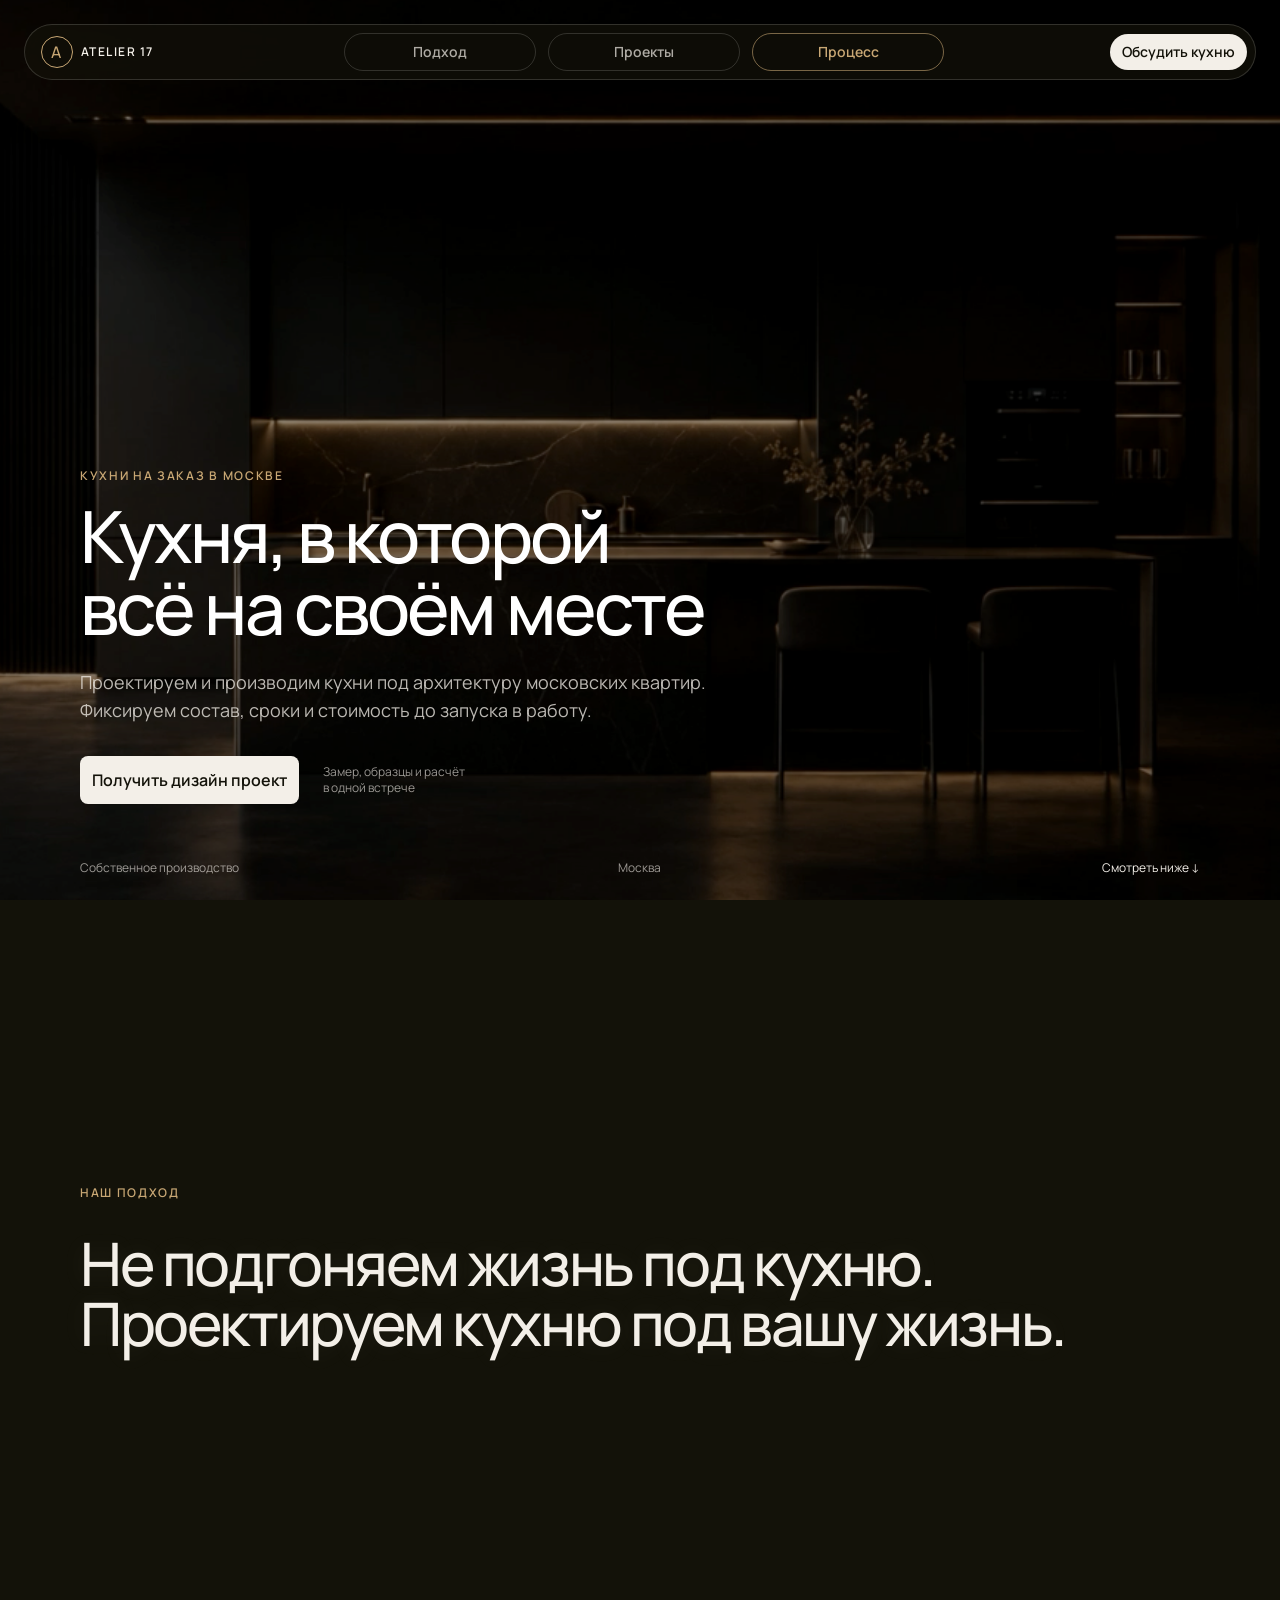
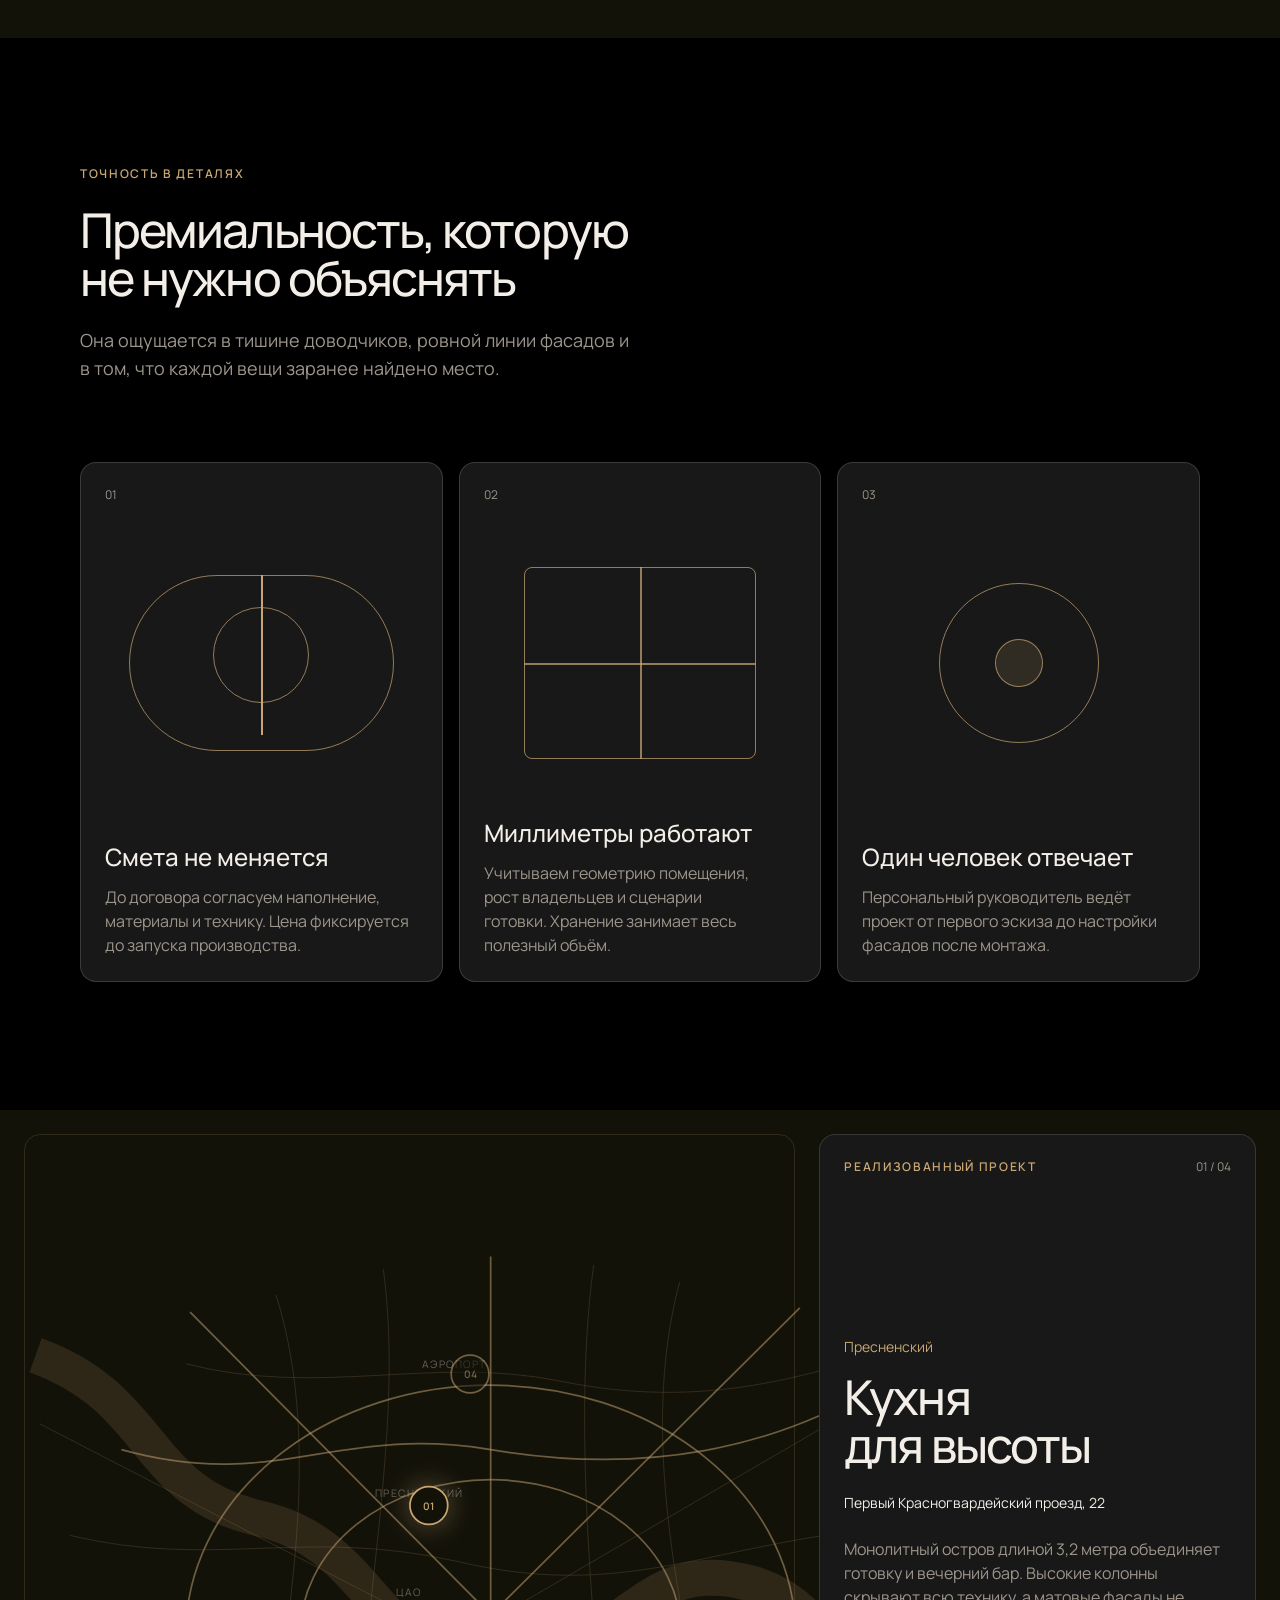
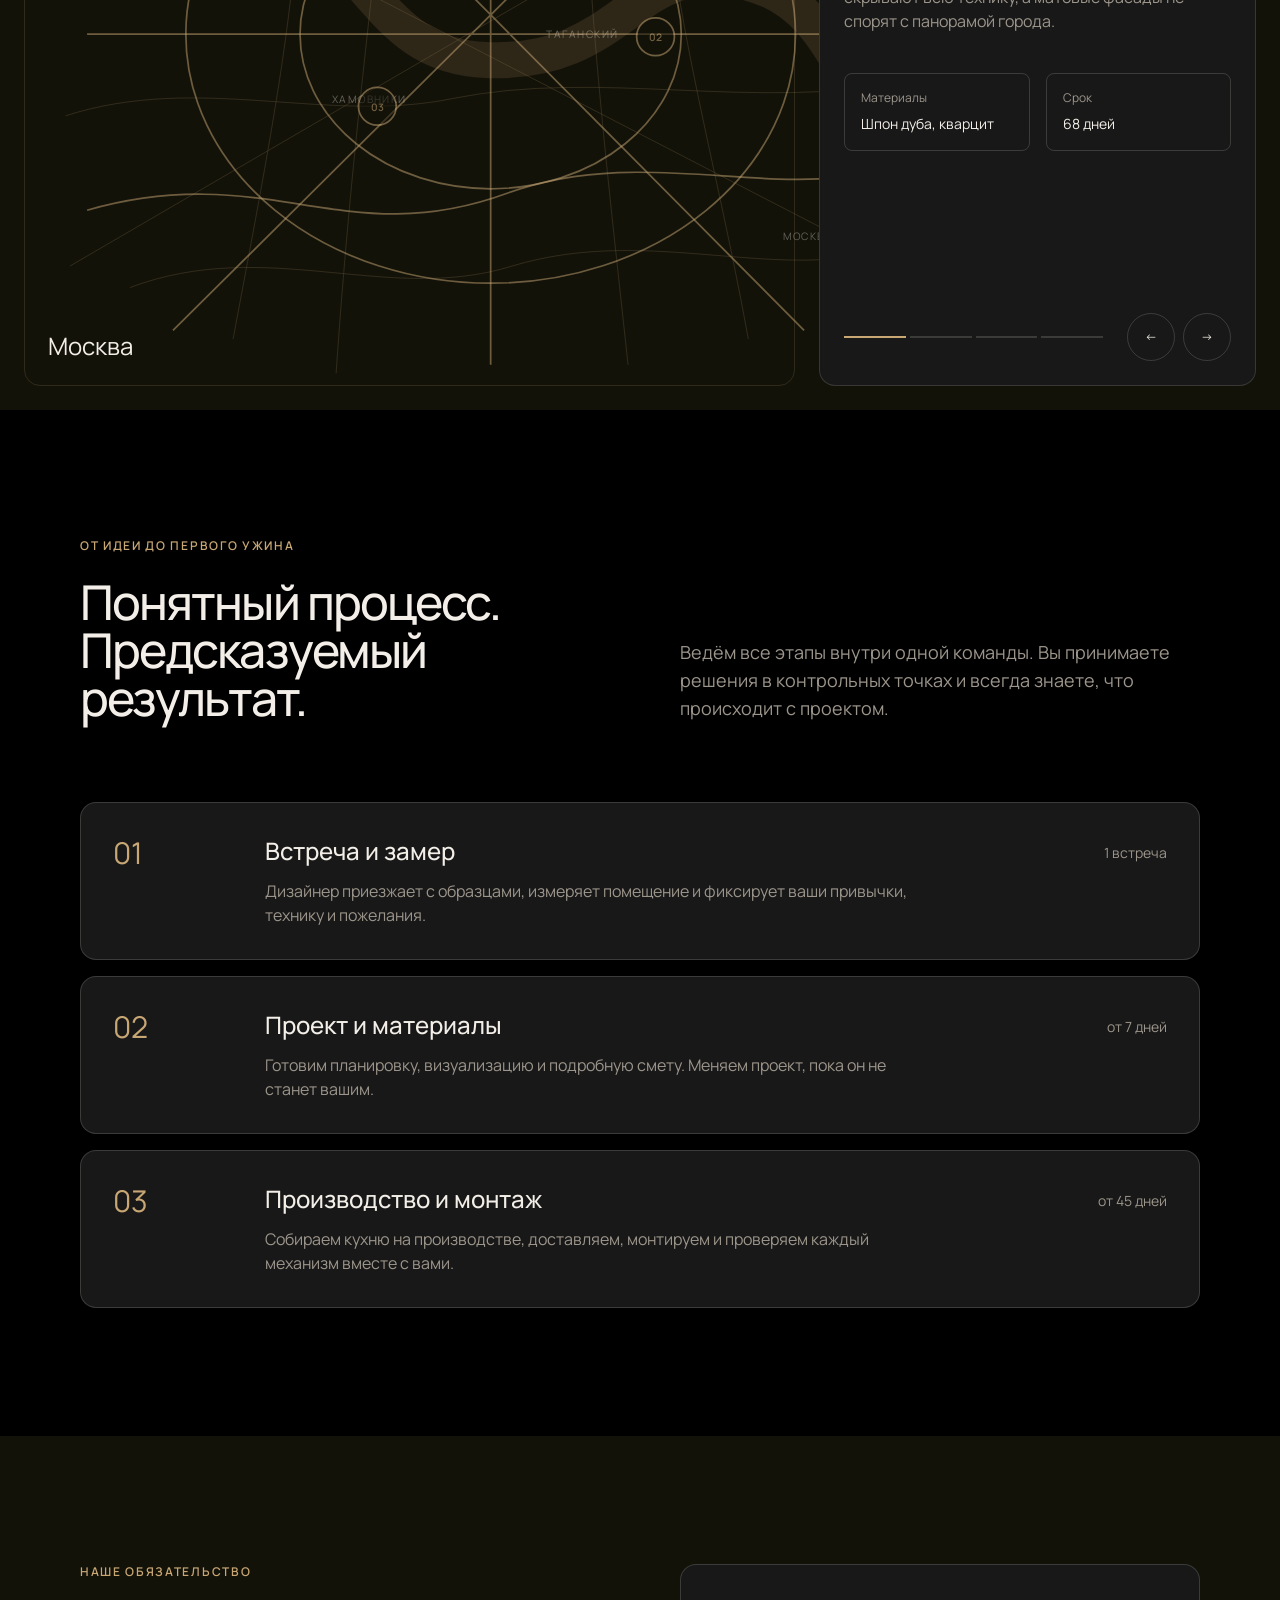
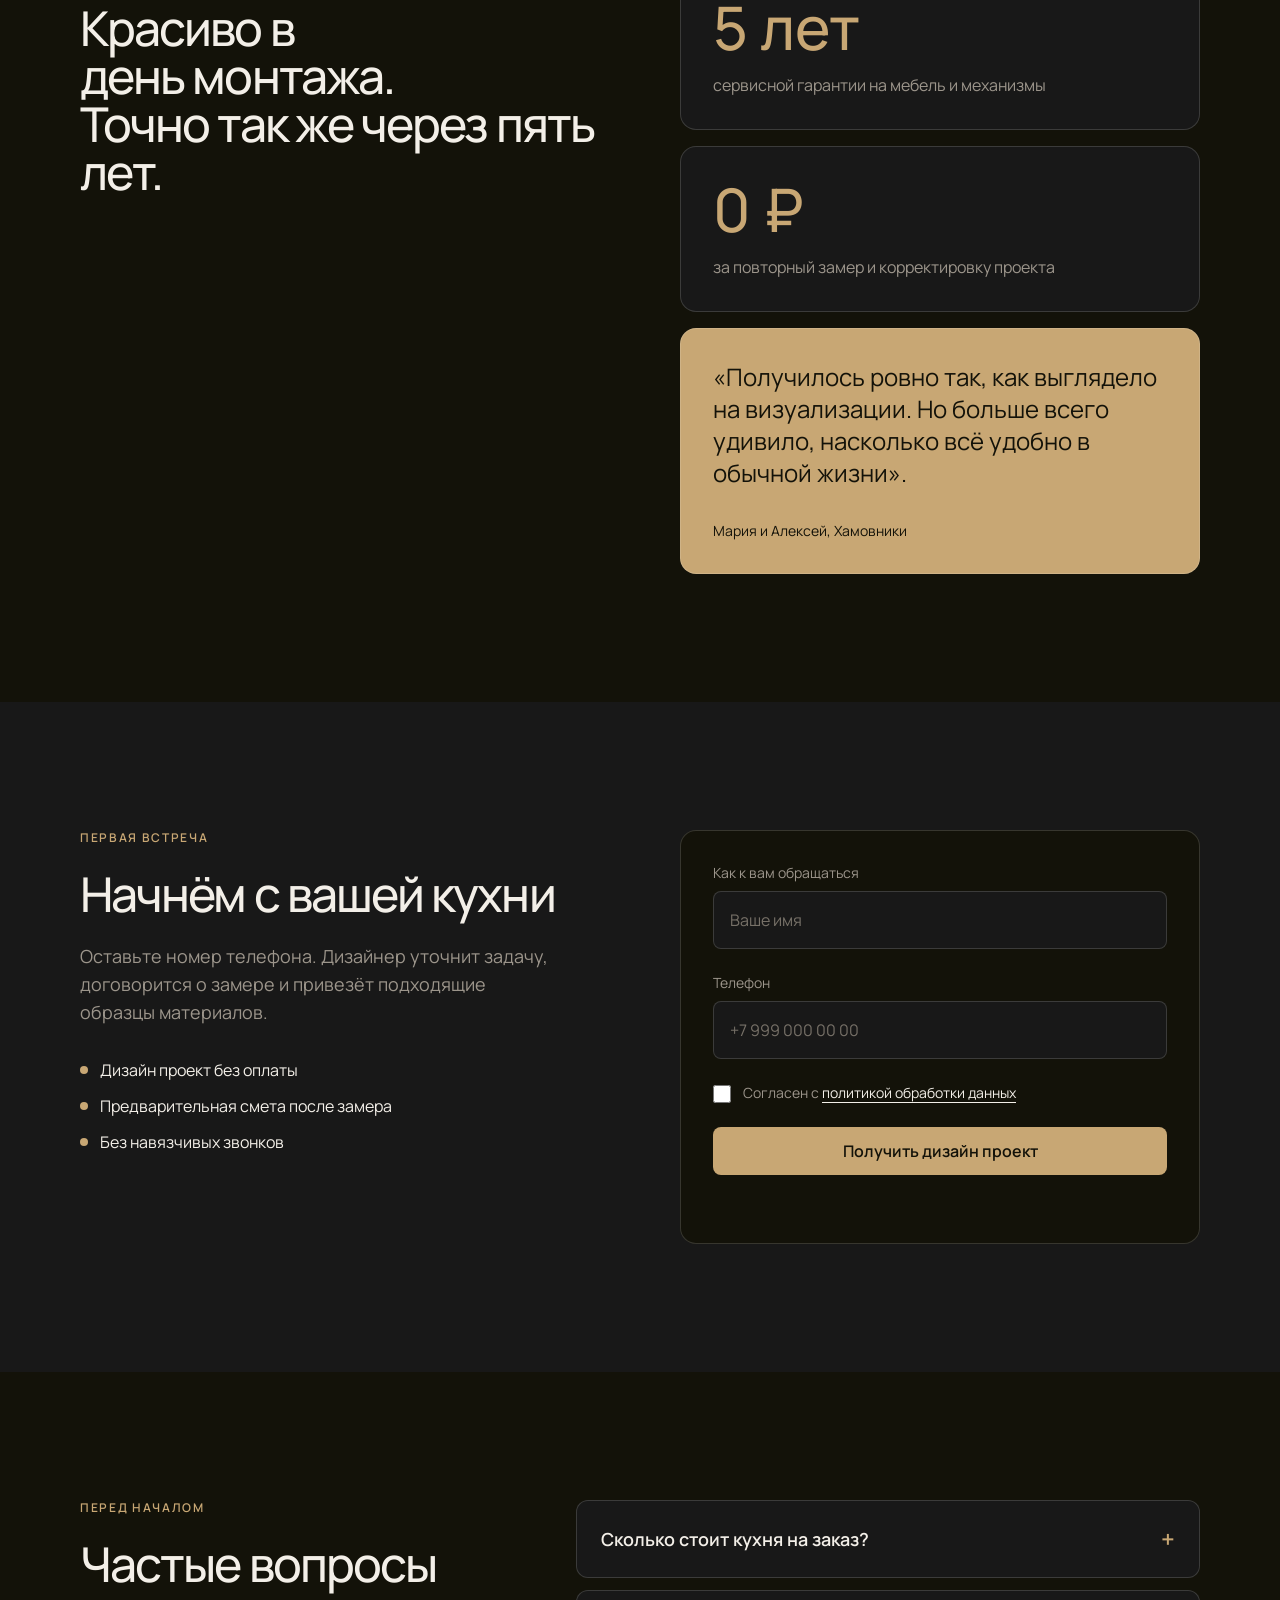
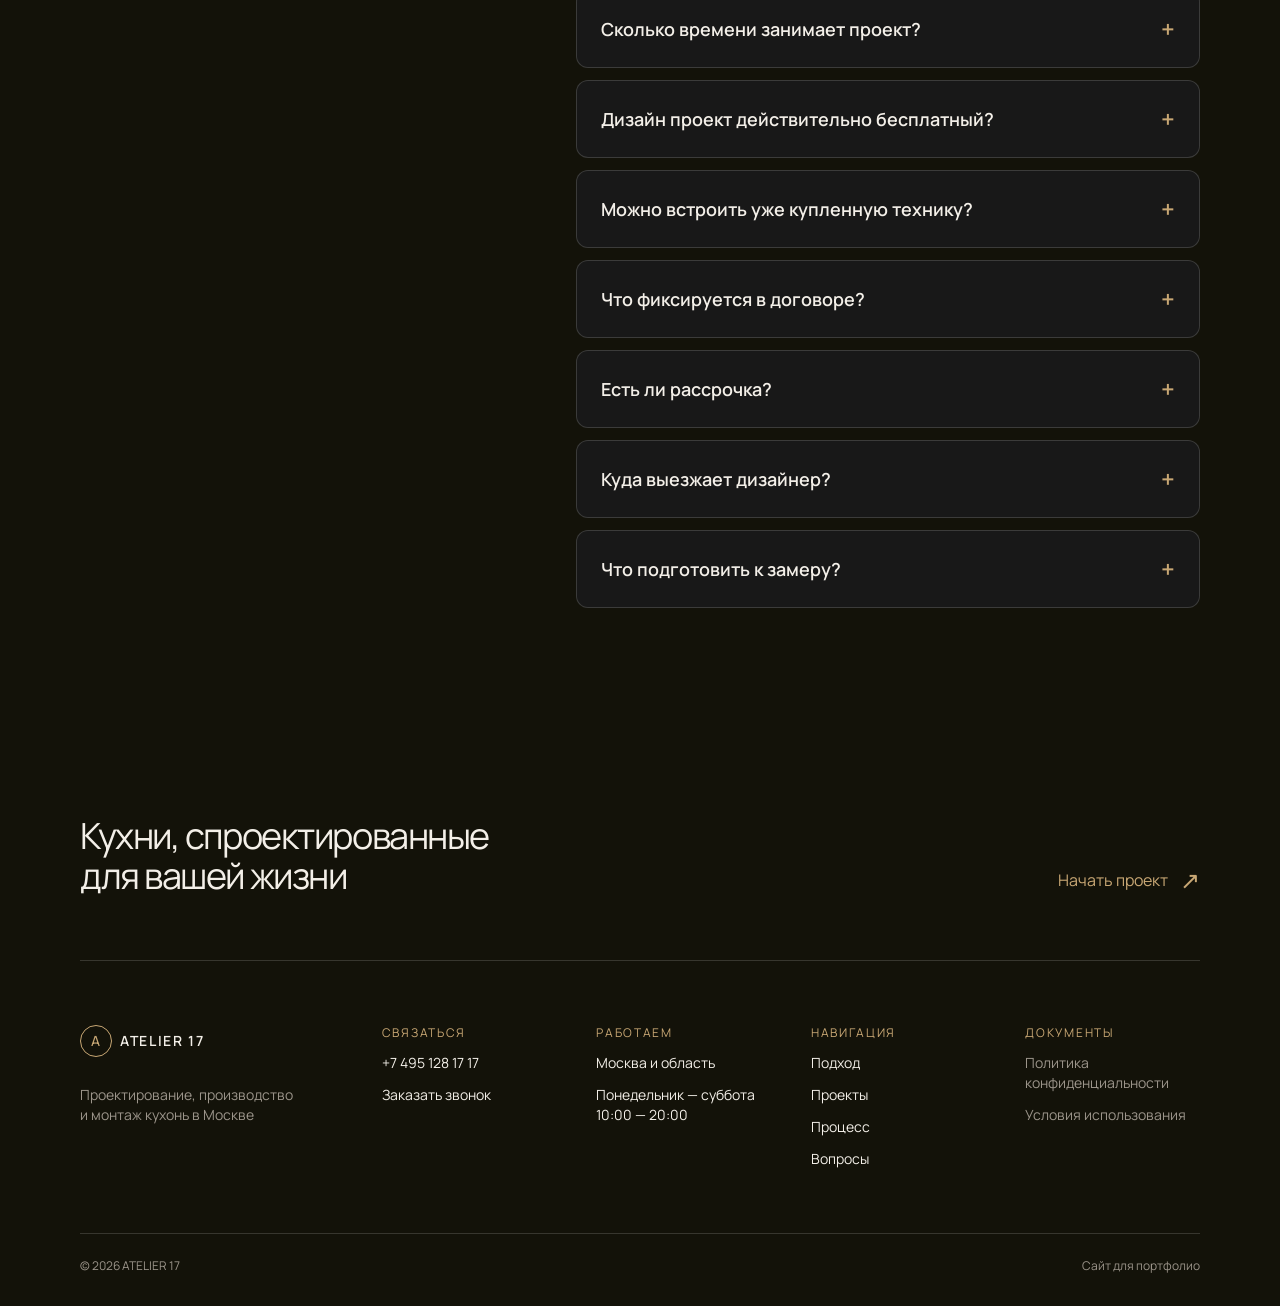
<file: index.html>
<!doctype html>
<html lang="ru">
<head>
  <meta charset="UTF-8">
  <meta name="viewport" content="width=device-width, initial-scale=1.0">
  <meta name="description" content="Премиальные кухни на заказ в Москве. Бесплатный дизайн проект, точная смета, производство и монтаж с гарантией пять лет.">
  <meta name="theme-color" content="#000000">
  <meta property="og:title" content="Кухни на заказ в Москве — ATELIER 17">
  <meta property="og:description" content="Кухня, в которой всё на своём месте. Проектирование, производство и монтаж в Москве.">
  <meta property="og:type" content="website">
  <meta property="og:image" content="assets/og-card.svg">
  <title>Кухни на заказ в Москве — ATELIER 17</title>
  <link rel="icon" href="assets/favicon.svg" type="image/svg+xml">
  <link rel="preconnect" href="https://fonts.googleapis.com">
  <link rel="preconnect" href="https://fonts.gstatic.com" crossorigin>
  <link href="https://fonts.googleapis.com/css2?family=Manrope:wght@400;500;600;700&display=swap" rel="stylesheet">
  <link rel="stylesheet" href="styles.css">
</head>
<body class="is-loading">
  <a class="skip-link" href="#main">Перейти к содержанию</a>

  <div class="preloader" aria-live="polite" aria-label="Загрузка сайта">
    <div class="preloader__mark" aria-hidden="true">
      <span>A</span><span>17</span>
    </div>
    <div class="preloader__line"><i></i></div>
    <div class="preloader__count"><span id="loaderCount">00</span><span>100</span></div>
  </div>

  <header class="site-header" id="top">
    <nav class="nav-island" aria-label="Основная навигация">
      <a class="brand" href="#top" aria-label="ATELIER 17, на главную">
        <span class="brand__symbol">A</span><span>ATELIER 17</span>
      </a>
      <div class="nav-links" aria-label="Разделы сайта">
        <a href="#approach">Подход</a>
        <a href="#projects">Проекты</a>
        <a href="#process">Процесс</a>
      </div>
      <a class="nav-cta" href="#consultation">Обсудить кухню</a>
      <button class="menu-toggle" type="button" aria-label="Открыть меню" aria-expanded="false" aria-controls="mobileMenu">
        <span></span><span></span>
      </button>
    </nav>

    <div class="mobile-menu" id="mobileMenu" aria-hidden="true">
      <div class="mobile-menu__links">
        <a href="#approach">Подход</a>
        <a href="#projects">Проекты</a>
        <a href="#process">Процесс</a>
        <a href="#consultation">Обсудить кухню</a>
      </div>
      <p>Москва и Московская область</p>
    </div>
  </header>

  <main id="main">
    <section class="hero" aria-labelledby="hero-title">
      <video class="hero__video" autoplay muted playsinline preload="auto" poster="assets/hero-poster.png">
        <source src="assets/hero-kitchen.mp4" type="video/mp4">
      </video>
      <div class="hero__shade" aria-hidden="true"></div>
      <div class="hero__content container">
        <p class="eyebrow hero__eyebrow">Кухни на заказ в Москве</p>
        <h1 id="hero-title">Кухня, в которой<br>всё на своём месте</h1>
        <p class="hero__lead">Проектируем и производим кухни под архитектуру московских квартир. Фиксируем состав, сроки и стоимость до запуска в работу.</p>
        <div class="hero__actions">
          <a class="button button--light" href="#consultation">Получить дизайн проект</a>
          <p>Замер, образцы и расчёт<br>в одной встрече</p>
        </div>
      </div>
      <div class="hero__foot">
        <span>Собственное производство</span>
        <span>Москва</span>
        <a href="#approach">Смотреть ниже <span aria-hidden="true">↓</span></a>
      </div>
    </section>

    <section class="manifesto section" id="approach" aria-labelledby="manifesto-title">
      <div class="container">
        <p class="eyebrow reveal">Наш подход</p>
        <h2 class="word-reveal" id="manifesto-title" aria-label="Не подгоняем жизнь под кухню. Проектируем кухню под вашу жизнь.">
          Не подгоняем жизнь под кухню.<br>Проектируем кухню под вашу жизнь.
        </h2>
      </div>
    </section>

    <section class="principles section" aria-labelledby="principles-title">
      <div class="container">
        <div class="section-heading reveal">
          <p class="eyebrow">Точность в деталях</p>
          <h2 id="principles-title">Премиальность, которую<br>не нужно объяснять</h2>
          <p>Она ощущается в тишине доводчиков, ровной линии фасадов и в том, что каждой вещи заранее найдено место.</p>
        </div>
        <div class="principles__grid">
          <article class="principle reveal">
            <span class="principle__index">01</span>
            <div class="principle__drawing drawing-measure" aria-hidden="true"><i></i><i></i><i></i></div>
            <h3>Смета не меняется</h3>
            <p>До договора согласуем наполнение, материалы и технику. Цена фиксируется до запуска производства.</p>
          </article>
          <article class="principle reveal">
            <span class="principle__index">02</span>
            <div class="principle__drawing drawing-facade" aria-hidden="true"><i></i><i></i><i></i></div>
            <h3>Миллиметры работают</h3>
            <p>Учитываем геометрию помещения, рост владельцев и сценарии готовки. Хранение занимает весь полезный объём.</p>
          </article>
          <article class="principle reveal">
            <span class="principle__index">03</span>
            <div class="principle__drawing drawing-service" aria-hidden="true"><i></i><i></i></div>
            <h3>Один человек отвечает</h3>
            <p>Персональный руководитель ведёт проект от первого эскиза до настройки фасадов после монтажа.</p>
          </article>
        </div>
      </div>
    </section>

    <section class="map-portfolio" id="projects" aria-labelledby="projects-title">
      <div class="map-intro" aria-hidden="true">
        <p>Четыре истории</p>
        <h2>Кухни<br>на карте Москвы</h2>
      </div>

      <div class="map-visual" aria-label="Схематичная карта Москвы с четырьмя адресами реализованных проектов">
        <svg class="moscow-map" viewBox="0 0 1200 900" role="img" aria-labelledby="mapTitle mapDesc">
          <title id="mapTitle">Проекты ATELIER 17 в Москве</title>
          <desc id="mapDesc">Четыре проекта в Пресненском, Таганском, Хамовниках и Аэропорте</desc>
          <g class="map-canvas">
            <path class="river" d="M70 140 C210 190 195 300 330 330 C465 360 460 490 595 495 C760 502 765 370 900 405 C1035 440 1000 610 1170 650"/>
            <g class="roads roads--major">
              <ellipse cx="600" cy="465" rx="355" ry="290"/>
              <ellipse cx="600" cy="465" rx="222" ry="180"/>
              <path d="M600 25 L600 850 M130 465 L1100 465 M250 90 L965 810 M960 85 L230 810"/>
              <path d="M170 250 C350 300 420 220 600 250 C780 280 930 250 1060 170"/>
              <path d="M130 670 C340 610 430 720 620 650 C800 585 970 680 1110 600"/>
            </g>
            <g class="roads roads--minor">
              <path d="M110 350 C280 390 380 340 560 380 C770 430 870 350 1090 340"/>
              <path d="M105 560 C260 510 410 570 555 540 C730 505 900 555 1090 520"/>
              <path d="M350 70 C410 260 360 500 300 820 M820 55 C760 280 850 540 900 820"/>
              <path d="M475 40 C500 230 450 420 420 860 M720 35 C690 250 730 570 760 850"/>
              <path d="M75 220 L1120 760 M1080 170 L110 735"/>
              <path d="M245 150 C400 190 530 140 680 170 C850 205 970 165 1110 120"/>
              <path d="M180 760 C340 700 480 780 625 735 C790 685 940 760 1080 710"/>
            </g>
            <g class="district-labels" aria-hidden="true">
              <text x="490" y="420">ЦАО</text>
              <text x="415" y="545">ХАМОВНИКИ</text>
              <text x="665" y="470">ТАГАНСКИЙ</text>
              <text x="465" y="305">ПРЕСНЕНСКИЙ</text>
              <text x="520" y="155">АЭРОПОРТ</text>
              <text x="940" y="705">МОСКВА</text>
            </g>
            <g class="markers">
              <g class="map-marker is-active" data-project="0" transform="translate(528 315)" tabindex="0" role="button" aria-label="Показать проект Neva Towers"><circle class="marker-wave" r="34"/><circle class="marker-core" r="22"/><text text-anchor="middle" dy="5">01</text></g>
              <g class="map-marker" data-project="1" transform="translate(792 468)" tabindex="0" role="button" aria-label="Показать проект на Котельнической набережной"><circle class="marker-wave" r="34"/><circle class="marker-core" r="22"/><text text-anchor="middle" dy="5">02</text></g>
              <g class="map-marker" data-project="2" transform="translate(468 549)" tabindex="0" role="button" aria-label="Показать проект в Хамовниках"><circle class="marker-wave" r="34"/><circle class="marker-core" r="22"/><text text-anchor="middle" dy="5">03</text></g>
              <g class="map-marker" data-project="3" transform="translate(576 162)" tabindex="0" role="button" aria-label="Показать проект на Ленинградском проспекте"><circle class="marker-wave" r="34"/><circle class="marker-core" r="22"/><text text-anchor="middle" dy="5">04</text></g>
            </g>
          </g>
        </svg>
        <div class="map-label">Москва</div>
      </div>

      <aside class="project-panel" aria-live="polite">
        <div class="project-panel__top">
          <span class="eyebrow">Реализованный проект</span>
          <span id="projectNumber">01 / 04</span>
        </div>
        <div class="project-panel__content">
          <p class="project-district" id="projectDistrict">Пресненский</p>
          <h2 id="projects-title">Кухня<br>для высоты</h2>
          <p class="project-address" id="projectAddress">Первый Красногвардейский проезд, 22</p>
          <p class="project-copy" id="projectCopy">Монолитный остров длиной 3,2 метра объединяет готовку и вечерний бар. Высокие колонны скрывают всю технику, а матовые фасады не спорят с панорамой города.</p>
          <dl class="project-specs">
            <div><dt>Материалы</dt><dd id="projectMaterials">Шпон дуба, кварцит</dd></div>
            <div><dt>Срок</dt><dd id="projectTime">68 дней</dd></div>
          </dl>
        </div>
        <div class="project-panel__bottom">
          <div class="project-progress" aria-hidden="true"><i></i><i></i><i></i><i></i></div>
          <div class="project-controls">
            <button type="button" data-direction="prev" aria-label="Предыдущий проект">←</button>
            <button type="button" data-direction="next" aria-label="Следующий проект">→</button>
          </div>
        </div>
      </aside>
    </section>

    <section class="process section" id="process" aria-labelledby="process-title">
      <div class="container">
        <div class="section-heading section-heading--split reveal">
          <div>
            <p class="eyebrow">От идеи до первого ужина</p>
            <h2 id="process-title">Понятный процесс.<br>Предсказуемый результат.</h2>
          </div>
          <p>Ведём все этапы внутри одной команды. Вы принимаете решения в контрольных точках и всегда знаете, что происходит с проектом.</p>
        </div>
        <ol class="timeline">
          <li class="timeline__item reveal">
            <div class="timeline__number">01</div>
            <div><h3>Встреча и замер</h3><p>Дизайнер приезжает с образцами, измеряет помещение и фиксирует ваши привычки, технику и пожелания.</p></div>
            <span>1 встреча</span>
          </li>
          <li class="timeline__item reveal">
            <div class="timeline__number">02</div>
            <div><h3>Проект и материалы</h3><p>Готовим планировку, визуализацию и подробную смету. Меняем проект, пока он не станет вашим.</p></div>
            <span>от 7 дней</span>
          </li>
          <li class="timeline__item reveal">
            <div class="timeline__number">03</div>
            <div><h3>Производство и монтаж</h3><p>Собираем кухню на производстве, доставляем, монтируем и проверяем каждый механизм вместе с вами.</p></div>
            <span>от 45 дней</span>
          </li>
        </ol>
      </div>
    </section>

    <section class="commitment section" aria-labelledby="commitment-title">
      <div class="container commitment__grid">
        <div class="commitment__statement reveal">
          <p class="eyebrow">Наше обязательство</p>
          <h2 id="commitment-title">Красиво в день монтажа.<br>Точно так же через пять лет.</h2>
        </div>
        <div class="commitment__facts">
          <article class="fact reveal"><strong>5 лет</strong><p>сервисной гарантии на мебель и механизмы</p></article>
          <article class="fact reveal"><strong>0 ₽</strong><p>за повторный замер и корректировку проекта</p></article>
          <blockquote class="testimonial reveal">
            <p>«Получилось ровно так, как выглядело на визуализации. Но больше всего удивило, насколько всё удобно в обычной жизни».</p>
            <footer>Мария и Алексей, Хамовники</footer>
          </blockquote>
        </div>
      </div>
    </section>

    <section class="consultation section" id="consultation" aria-labelledby="consultation-title">
      <div class="container consultation__grid">
        <div class="consultation__copy reveal">
          <p class="eyebrow">Первая встреча</p>
          <h2 id="consultation-title">Начнём с вашей кухни</h2>
          <p>Оставьте номер телефона. Дизайнер уточнит задачу, договорится о замере и привезёт подходящие образцы материалов.</p>
          <ul>
            <li>Дизайн проект без оплаты</li>
            <li>Предварительная смета после замера</li>
            <li>Без навязчивых звонков</li>
          </ul>
        </div>
        <form class="lead-form reveal" novalidate>
          <label>Как к вам обращаться
            <input type="text" name="name" autocomplete="name" placeholder="Ваше имя" required>
            <span class="field-error">Укажите имя</span>
          </label>
          <label>Телефон
            <input type="tel" name="phone" autocomplete="tel" inputmode="tel" placeholder="+7 999 000 00 00" required pattern="[+0-9 ()]{10,20}">
            <span class="field-error">Введите корректный номер</span>
          </label>
          <label class="consent">
            <input type="checkbox" name="consent" required>
            <span>Согласен с <a href="privacy.html">политикой обработки данных</a></span>
          </label>
          <button class="button button--gold" type="submit">Получить дизайн проект</button>
          <p class="form-status" role="status"></p>
        </form>
      </div>
    </section>

    <section class="faq section" id="faq" aria-labelledby="faq-title">
      <div class="container faq__grid">
        <div class="faq__heading reveal">
          <p class="eyebrow">Перед началом</p>
          <h2 id="faq-title">Частые вопросы</h2>
        </div>
        <div class="accordion">
          <details class="reveal"><summary>Сколько стоит кухня на заказ?</summary><p>Стоимость зависит от размеров, фасадов, фурнитуры и наполнения. После замера вы получаете подробную смету, где каждый элемент указан отдельно.</p></details>
          <details class="reveal"><summary>Сколько времени занимает проект?</summary><p>Эскиз и смета обычно занимают от семи дней. Производство начинается после согласования и занимает от сорока пяти дней.</p></details>
          <details class="reveal"><summary>Дизайн проект действительно бесплатный?</summary><p>Да. Первая планировка, визуализация и расчёт входят в знакомство с мастерской и ни к чему вас не обязывают.</p></details>
          <details class="reveal"><summary>Можно встроить уже купленную технику?</summary><p>Да. До проектирования мы запросим модели техники и учтём точные размеры, вентиляцию, электрику и зоны открывания.</p></details>
          <details class="reveal"><summary>Что фиксируется в договоре?</summary><p>Материалы, комплектация, стоимость, этапы оплаты, срок производства, монтаж и гарантийные обязательства.</p></details>
          <details class="reveal"><summary>Есть ли рассрочка?</summary><p>Можно разделить оплату на этапы, привязанные к согласованию проекта, запуску производства и монтажу.</p></details>
          <details class="reveal"><summary>Куда выезжает дизайнер?</summary><p>Работаем по всей Москве и ближайшему Подмосковью. Условия дальнего выезда согласуем по телефону.</p></details>
          <details class="reveal"><summary>Что подготовить к замеру?</summary><p>Если есть план помещения и список техники, держите их под рукой. Если нет, дизайнер поможет собрать всё необходимое на встрече.</p></details>
        </div>
      </div>
    </section>

  </main>

  <footer class="footer" id="footer">
    <div class="container footer__statement">
      <p>Кухни, спроектированные<br>для вашей жизни</p>
      <a href="#consultation">Начать проект <span aria-hidden="true">↗</span></a>
    </div>
    <div class="container footer__grid">
      <div class="footer__column footer__identity">
        <a class="brand" href="#top"><span class="brand__symbol">A</span><span>ATELIER 17</span></a>
        <p>Проектирование, производство<br>и монтаж кухонь в Москве</p>
      </div>
      <div class="footer__column">
        <p class="footer__label">Связаться</p>
        <a href="tel:+74951281717">+7 495 128 17 17</a>
        <a href="#consultation">Заказать звонок</a>
      </div>
      <div class="footer__column">
        <p class="footer__label">Работаем</p>
        <span>Москва и область</span>
        <span>Понедельник — суббота<br>10:00 — 20:00</span>
      </div>
      <div class="footer__column">
        <p class="footer__label">Навигация</p>
        <a href="#approach">Подход</a>
        <a href="#projects">Проекты</a>
        <a href="#process">Процесс</a>
        <a href="#faq">Вопросы</a>
      </div>
      <div class="footer__column footer__legal">
        <p class="footer__label">Документы</p>
        <a href="privacy.html">Политика конфиденциальности</a>
        <a href="terms.html">Условия использования</a>
      </div>
    </div>
    <div class="container footer__bottom"><span>© 2026 ATELIER 17</span><span>Сайт для портфолио</span></div>
  </footer>

  <script src="script.js"></script>
</body>
</html>
</file>
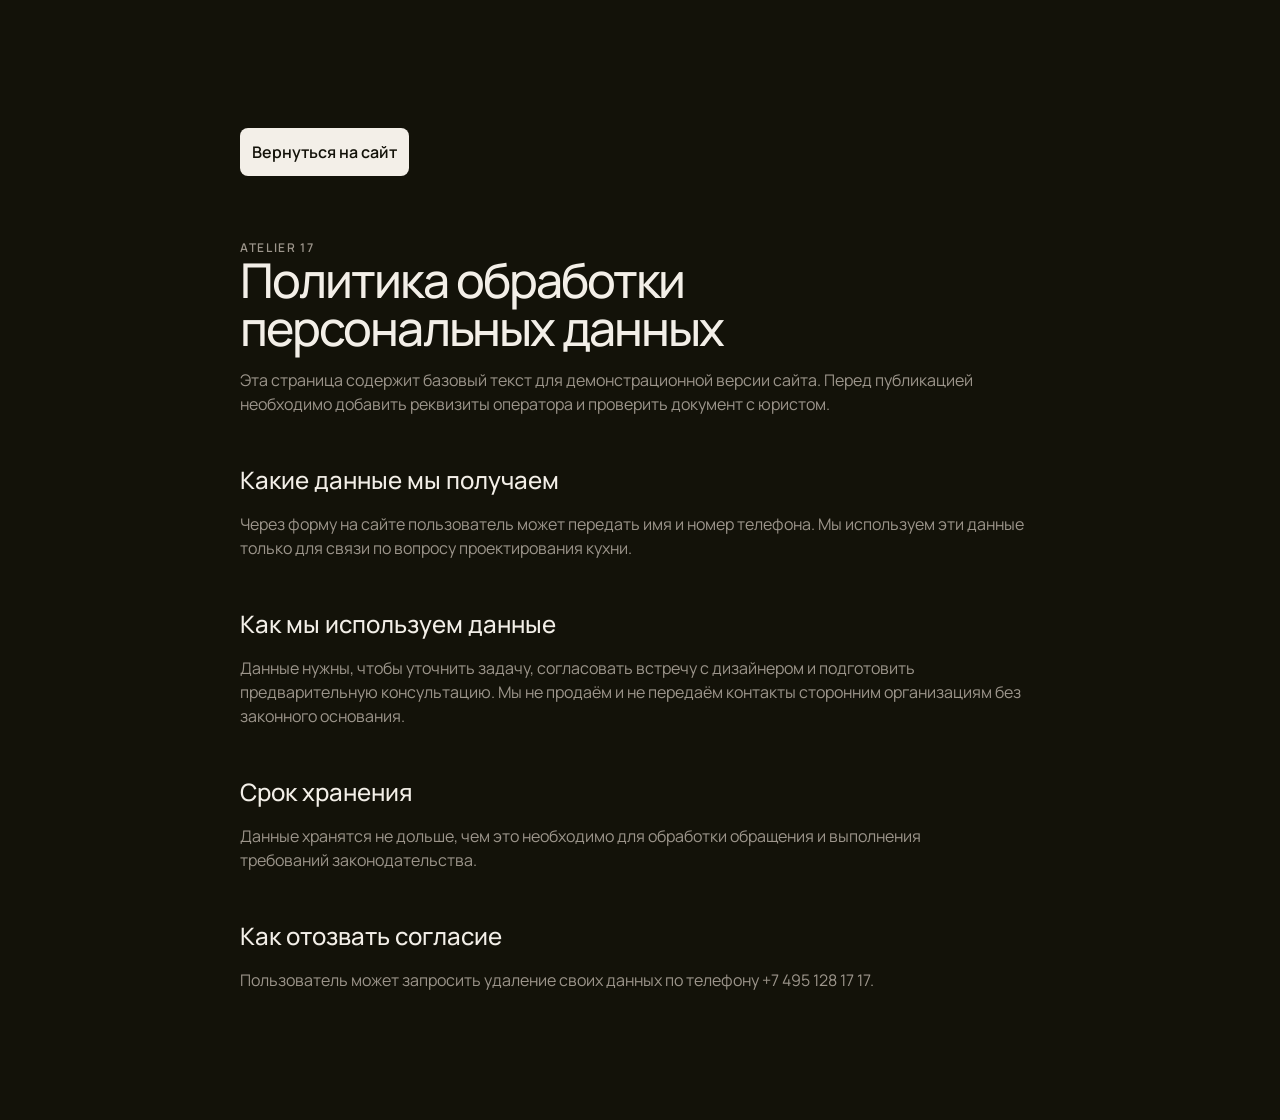
<file: privacy.html>
<!doctype html>
<html lang="ru">
<head>
  <meta charset="UTF-8">
  <meta name="viewport" content="width=device-width, initial-scale=1.0">
  <meta name="robots" content="noindex">
  <meta name="theme-color" content="#131209">
  <title>Политика обработки данных — ATELIER 17</title>
  <link rel="icon" href="assets/favicon.svg" type="image/svg+xml">
  <link rel="preconnect" href="https://fonts.googleapis.com">
  <link rel="preconnect" href="https://fonts.gstatic.com" crossorigin>
  <link href="https://fonts.googleapis.com/css2?family=Manrope:wght@400;500;600;700&display=swap" rel="stylesheet">
  <link rel="stylesheet" href="styles.css">
</head>
<body class="is-ready">
  <main class="legal-page">
    <article class="container legal-page__content">
      <a class="button button--light" href="index.html">Вернуться на сайт</a>
      <p class="eyebrow">ATELIER 17</p>
      <h1>Политика обработки персональных данных</h1>
      <p>Эта страница содержит базовый текст для демонстрационной версии сайта. Перед публикацией необходимо добавить реквизиты оператора и проверить документ с юристом.</p>
      <h2>Какие данные мы получаем</h2>
      <p>Через форму на сайте пользователь может передать имя и номер телефона. Мы используем эти данные только для связи по вопросу проектирования кухни.</p>
      <h2>Как мы используем данные</h2>
      <p>Данные нужны, чтобы уточнить задачу, согласовать встречу с дизайнером и подготовить предварительную консультацию. Мы не продаём и не передаём контакты сторонним организациям без законного основания.</p>
      <h2>Срок хранения</h2>
      <p>Данные хранятся не дольше, чем это необходимо для обработки обращения и выполнения требований законодательства.</p>
      <h2>Как отозвать согласие</h2>
      <p>Пользователь может запросить удаление своих данных по телефону <a href="tel:+74951281717">+7 495 128 17 17</a>.</p>
    </article>
  </main>
</body>
</html>
</file>
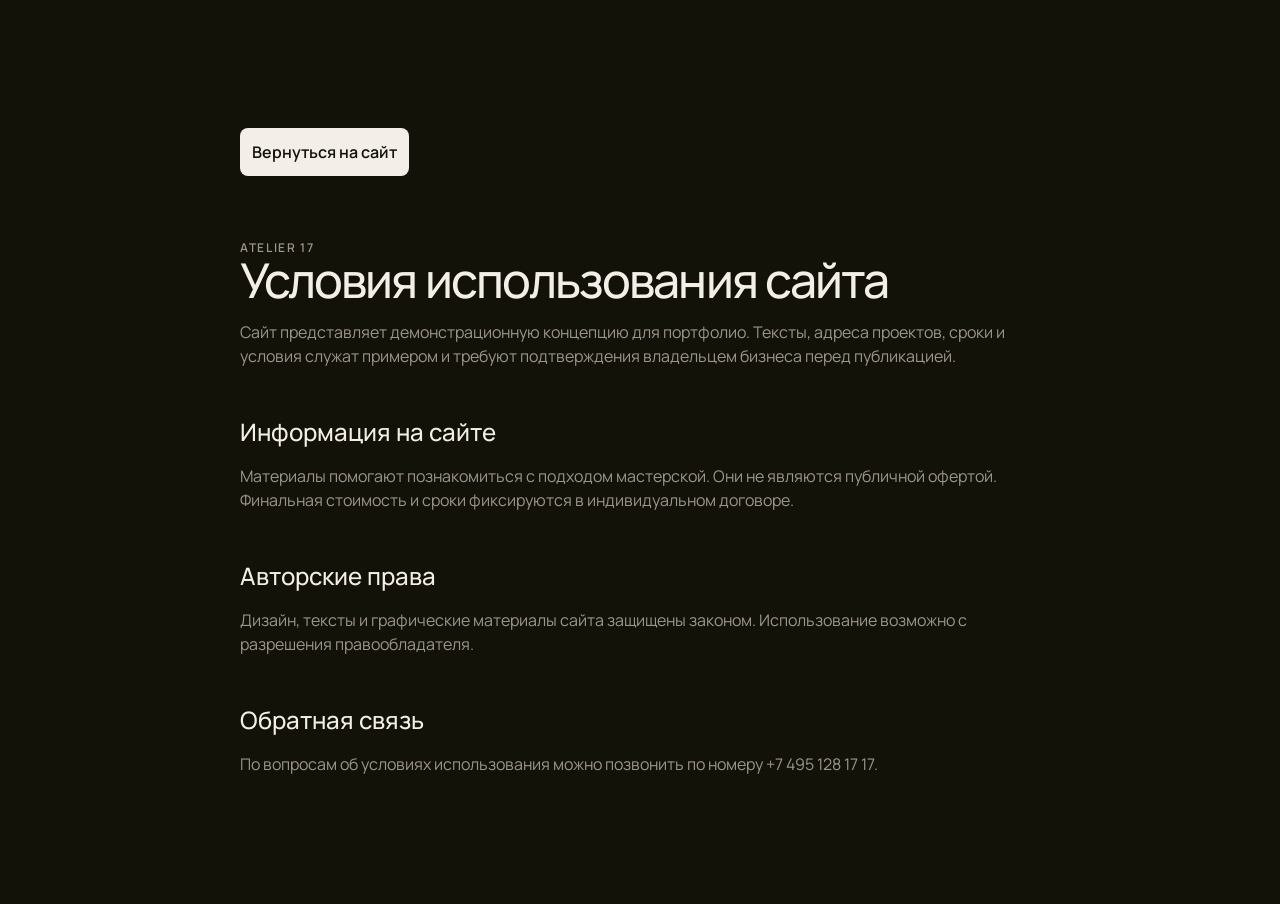
<file: terms.html>
<!doctype html>
<html lang="ru">
<head>
  <meta charset="UTF-8">
  <meta name="viewport" content="width=device-width, initial-scale=1.0">
  <meta name="robots" content="noindex">
  <meta name="theme-color" content="#131209">
  <title>Условия использования — ATELIER 17</title>
  <link rel="icon" href="assets/favicon.svg" type="image/svg+xml">
  <link rel="preconnect" href="https://fonts.googleapis.com">
  <link rel="preconnect" href="https://fonts.gstatic.com" crossorigin>
  <link href="https://fonts.googleapis.com/css2?family=Manrope:wght@400;500;600;700&display=swap" rel="stylesheet">
  <link rel="stylesheet" href="styles.css">
</head>
<body class="is-ready">
  <main class="legal-page">
    <article class="container legal-page__content">
      <a class="button button--light" href="index.html">Вернуться на сайт</a>
      <p class="eyebrow">ATELIER 17</p>
      <h1>Условия использования сайта</h1>
      <p>Сайт представляет демонстрационную концепцию для портфолио. Тексты, адреса проектов, сроки и условия служат примером и требуют подтверждения владельцем бизнеса перед публикацией.</p>
      <h2>Информация на сайте</h2>
      <p>Материалы помогают познакомиться с подходом мастерской. Они не являются публичной офертой. Финальная стоимость и сроки фиксируются в индивидуальном договоре.</p>
      <h2>Авторские права</h2>
      <p>Дизайн, тексты и графические материалы сайта защищены законом. Использование возможно с разрешения правообладателя.</p>
      <h2>Обратная связь</h2>
      <p>По вопросам об условиях использования можно позвонить по номеру <a href="tel:+74951281717">+7 495 128 17 17</a>.</p>
    </article>
  </main>
</body>
</html>
</file>
<file: styles.css>
:root {
  --black: #000000;
  --ink: #131209;
  --surface: #181818;
  --surface-2: #1f1f1f;
  --surface-3: #272727;
  --line: rgba(243, 239, 232, 0.16);
  --line-strong: rgba(243, 239, 232, 0.28);
  --paper: #f3efe8;
  --muted: #9c958b;
  --gold: #c8a774;
  --gold-dark: #8d7049;
  --ease: cubic-bezier(0.32, 0.72, 0, 1);
  --container: 1360px;
}

* { box-sizing: border-box; }

html {
  scroll-behavior: smooth;
  background: var(--black);
}

body {
  margin: 0;
  background: var(--black);
  color: var(--paper);
  font-family: "Manrope", sans-serif;
  font-size: 16px;
  line-height: 24px;
  overflow-x: hidden;
  -webkit-font-smoothing: antialiased;
}

body.is-loading { overflow: hidden; }

a { color: inherit; text-decoration: none; }
button, input { font: inherit; }
button { color: inherit; }

h1, h2, h3, p { margin: 0; }

h1, h2, h3 {
  font-weight: 500;
  text-wrap: balance;
}

p { text-wrap: pretty; }

::selection { background: var(--gold); color: var(--ink); }

.container {
  width: min(calc(100% - 160px), var(--container));
  margin-inline: auto;
}

.section { padding-block: 128px; }

.eyebrow {
  color: var(--gold);
  font-size: 12px;
  font-weight: 600;
  line-height: 16px;
  letter-spacing: 0.14em;
  text-transform: uppercase;
}

.skip-link {
  position: fixed;
  z-index: 1000;
  left: 16px;
  top: 16px;
  padding: 8px 12px;
  border-radius: 8px;
  background: var(--paper);
  color: var(--ink);
  transform: translateY(-160%);
  transition: transform 700ms var(--ease);
}

.skip-link:focus { transform: translateY(0); }

.preloader {
  position: fixed;
  z-index: 999;
  inset: 0;
  display: grid;
  place-items: center;
  background: var(--ink);
  transition: opacity 900ms var(--ease), visibility 900ms var(--ease);
}

.preloader::before {
  content: "";
  position: absolute;
  inset: 24px;
  border: 1px solid rgba(200, 167, 116, 0.24);
  border-radius: 16px;
}

.preloader__mark {
  display: flex;
  align-items: baseline;
  gap: 12px;
  color: var(--gold);
  transform: translateY(-24px);
}

.preloader__mark span:first-child {
  font-size: 96px;
  font-weight: 400;
  line-height: 1;
}

.preloader__mark span:last-child {
  font-size: 18px;
  line-height: 28px;
  letter-spacing: 0.18em;
}

.preloader__line {
  position: absolute;
  left: 40px;
  right: 40px;
  bottom: 64px;
  height: 2px;
  overflow: hidden;
  background: rgba(243, 239, 232, 0.12);
}

.preloader__line i {
  display: block;
  width: 100%;
  height: 100%;
  background: var(--gold);
  transform: translateX(-100%);
  animation: load-line 1600ms var(--ease) forwards;
}

.preloader__count {
  position: absolute;
  right: 40px;
  bottom: 80px;
  display: flex;
  gap: 12px;
  color: var(--muted);
  font-size: 12px;
  line-height: 16px;
}

.preloader__count span:first-child { color: var(--paper); }

body.is-ready .preloader { opacity: 0; visibility: hidden; }

.site-header,
main,
.footer {
  opacity: 0;
  transform: translateY(16px);
  transition: opacity 1200ms var(--ease), transform 1200ms var(--ease);
}

body.is-ready .site-header,
body.is-ready main,
body.is-ready .footer {
  opacity: 1;
  transform: translateY(0);
}

@keyframes load-line { to { transform: translateX(0); } }

.site-header {
  position: fixed;
  z-index: 100;
  inset: 0 0 auto;
  pointer-events: none;
}

.nav-island {
  width: calc(100% - 48px);
  min-height: 56px;
  margin: 24px auto 0;
  padding: 8px 8px 8px 16px;
  display: grid;
  grid-template-columns: minmax(180px, 1fr) minmax(432px, 600px) minmax(180px, 1fr);
  gap: 24px;
  align-items: center;
  border: 1px solid rgba(243, 239, 232, 0.16);
  border-radius: 9999px;
  background: rgba(19, 18, 9, 0.7);
  backdrop-filter: blur(24px);
  pointer-events: auto;
  transition: background 700ms var(--ease), transform 700ms var(--ease), border-color 700ms var(--ease);
}

.nav-island:hover { background: rgba(19, 18, 9, 0.88); border-color: rgba(243, 239, 232, 0.28); }

.brand {
  display: inline-flex;
  align-items: center;
  gap: 8px;
  width: max-content;
  font-size: 12px;
  font-weight: 600;
  line-height: 16px;
  letter-spacing: 0.12em;
}

.brand__symbol {
  display: grid;
  place-items: center;
  width: 32px;
  height: 32px;
  border: 1px solid var(--gold);
  border-radius: 9999px;
  color: var(--gold);
  font-size: 16px;
  line-height: 24px;
  font-weight: 500;
}

.nav-links {
  width: 100%;
  display: grid;
  grid-template-columns: repeat(3, 1fr);
  gap: 12px;
}

.nav-links a,
.nav-cta {
  font-size: 14px;
  line-height: 20px;
  font-weight: 600;
  transition: color 700ms var(--ease), transform 700ms var(--ease), background 700ms var(--ease), border-color 700ms var(--ease);
}

.nav-links a {
  padding: 8px 12px;
  border: 1px solid var(--line);
  border-radius: 9999px;
  color: rgba(243, 239, 232, 0.7);
  text-align: center;
}
.nav-links a:hover { color: var(--paper); border-color: var(--line-strong); background: var(--surface-2); transform: translateY(-2px); }
.nav-links a:active { transform: scale(0.98); }
.nav-links a[aria-current="page"] { color: var(--gold); border-color: rgba(200, 167, 116, 0.58); }

.nav-cta {
  justify-self: end;
  padding: 8px 12px;
  border-radius: 9999px;
  background: var(--paper);
  color: var(--ink);
}

.nav-cta:hover { background: var(--gold); transform: translateY(-2px); }
.nav-cta:active { transform: scale(0.98); }

.menu-toggle { display: none; }
.mobile-menu { display: none; }

.hero {
  position: relative;
  min-height: 100svh;
  display: flex;
  align-items: flex-end;
  overflow: hidden;
  background: var(--black);
}

.hero__video {
  position: absolute;
  z-index: 0;
  inset: 0;
  width: 100%;
  height: 100%;
  object-fit: cover;
  opacity: 0.72;
  transform: scale(1.21);
  transform-origin: center;
  transition: transform 6000ms var(--ease);
}

body.is-ready .hero__video { transform: scale(1.18); }

.hero__shade {
  position: absolute;
  z-index: 1;
  inset: 0;
  background: rgba(0, 0, 0, 0.24);
}

.hero__content {
  position: relative;
  z-index: 2;
  padding-bottom: 96px;
}

.hero__eyebrow { margin-bottom: 16px; }

.hero h1 {
  max-width: 680px;
  font-size: 72px;
  line-height: 1;
  letter-spacing: -0.04em;
  color: #ffffff;
}

.hero__lead {
  max-width: 680px;
  margin-top: 24px;
  color: rgba(243, 239, 232, 0.76);
  font-size: 18px;
  line-height: 28px;
}

.hero__actions {
  display: flex;
  align-items: center;
  gap: 24px;
  margin-top: 32px;
}

.hero__actions p {
  color: rgba(243, 239, 232, 0.62);
  font-size: 12px;
  line-height: 16px;
}

.button {
  display: inline-flex;
  justify-content: center;
  align-items: center;
  min-height: 48px;
  padding: 8px 12px;
  border: 0;
  border-radius: 8px;
  font-size: 16px;
  line-height: 24px;
  font-weight: 600;
  cursor: pointer;
  transition: color 700ms var(--ease), background 700ms var(--ease), transform 700ms var(--ease), box-shadow 700ms var(--ease);
}

.button--light { background: var(--paper); color: var(--ink); }
.button--light:hover { background: var(--gold); transform: translateY(-2px); box-shadow: 0 16px 32px rgba(0, 0, 0, 0.24); }
.button--gold { background: var(--gold); color: var(--ink); }
.button--gold:hover { background: #dcc292; transform: translateY(-2px); }
.button:active { transform: scale(0.98); }

.button:focus-visible,
a:focus-visible,
button:focus-visible,
input:focus-visible,
summary:focus-visible,
.map-marker:focus-visible {
  outline: 2px solid var(--gold);
  outline-offset: 4px;
}

.hero__foot {
  position: absolute;
  z-index: 2;
  left: 80px;
  right: 80px;
  bottom: 24px;
  display: grid;
  grid-template-columns: 1fr 1fr 1fr;
  color: rgba(243, 239, 232, 0.62);
  font-size: 12px;
  line-height: 16px;
}

.hero__foot span:nth-child(2) { text-align: center; }
.hero__foot a { justify-self: end; color: var(--paper); }

.manifesto {
  min-height: 82svh;
  display: flex;
  align-items: center;
  background: var(--ink);
}

.manifesto .eyebrow { margin-bottom: 32px; }

.word-reveal {
  max-width: 1040px;
  font-size: 60px;
  line-height: 1;
  letter-spacing: -0.04em;
}

.word-reveal .word {
  color: rgba(243, 239, 232, 0.28);
  transition: color 900ms var(--ease), text-shadow 900ms var(--ease);
}

.word-reveal .word.is-lit { color: var(--paper); text-shadow: 0 0 24px rgba(243, 239, 232, 0.08); }

.principles { background: var(--black); }

.section-heading { max-width: 680px; margin-bottom: 80px; }
.section-heading .eyebrow { margin-bottom: 24px; }

.section-heading h2,
.commitment h2,
.consultation h2,
.faq h2,
.final-cta h2 {
  font-size: 48px;
  line-height: 1;
  letter-spacing: -0.04em;
}

.section-heading > p:last-child {
  max-width: 560px;
  margin-top: 24px;
  color: var(--muted);
  font-size: 18px;
  line-height: 28px;
}

.principles__grid {
  display: grid;
  grid-template-columns: repeat(3, 1fr);
  gap: 16px;
}

.principle {
  min-height: 520px;
  padding: 24px;
  display: flex;
  flex-direction: column;
  border: 1px solid var(--line);
  border-radius: 16px;
  background: var(--surface);
  transition: transform 700ms var(--ease), background 700ms var(--ease), border-color 700ms var(--ease);
}

.principle:hover { transform: translateY(-8px); background: var(--surface-2); border-color: var(--line-strong); }
.principle__index { color: var(--muted); font-size: 12px; line-height: 16px; }
.principle h3 { margin-top: auto; font-size: 24px; line-height: 32px; }
.principle p { margin-top: 12px; color: var(--muted); }

.principle__drawing {
  position: relative;
  width: 100%;
  height: 240px;
  margin-top: 40px;
  overflow: hidden;
}

.principle__drawing i { position: absolute; display: block; border: 1px solid rgba(200, 167, 116, 0.7); }
.drawing-measure i:nth-child(1) { inset: 32px 24px; border-radius: 9999px; }
.drawing-measure i:nth-child(2) { width: 2px; height: 160px; left: 50%; top: 32px; background: var(--gold); border: 0; }
.drawing-measure i:nth-child(3) { width: 96px; height: 96px; left: calc(50% - 48px); top: 64px; border-radius: 9999px; }
.drawing-facade i:nth-child(1) { inset: 24px 40px; border-radius: 8px; }
.drawing-facade i:nth-child(2) { left: 50%; top: 24px; bottom: 24px; width: 1px; }
.drawing-facade i:nth-child(3) { left: 40px; right: 40px; top: 50%; height: 1px; }
.drawing-service i:nth-child(1) { width: 160px; height: 160px; left: calc(50% - 80px); top: 40px; border-radius: 9999px; }
.drawing-service i:nth-child(2) { width: 48px; height: 48px; left: calc(50% - 24px); top: 96px; border-radius: 9999px; background: rgba(200, 167, 116, 0.14); }

.map-portfolio {
  position: relative;
  min-height: 100svh;
  overflow: hidden;
  background: var(--ink);
}

.map-intro {
  position: absolute;
  z-index: 5;
  inset: 0;
  display: grid;
  place-content: center;
  text-align: center;
  background: var(--ink);
  transition: opacity 1000ms var(--ease), visibility 1000ms var(--ease), transform 1000ms var(--ease);
}

.map-intro p { margin-bottom: 16px; color: var(--gold); font-size: 14px; line-height: 20px; letter-spacing: 0.14em; text-transform: uppercase; }
.map-intro h2 { font-size: 72px; line-height: 1; letter-spacing: -0.04em; }
.map-portfolio.is-started .map-intro { opacity: 0; visibility: hidden; transform: scale(1.04); }

.map-visual {
  position: absolute;
  inset: 0 36% 0 0;
  overflow: hidden;
  background: #131209;
}

.map-visual::after {
  content: "";
  position: absolute;
  inset: 24px;
  border: 1px solid rgba(200, 167, 116, 0.16);
  border-radius: 16px;
  pointer-events: none;
}

.moscow-map {
  width: 100%;
  height: 100%;
  min-width: 920px;
}

.map-canvas {
  transform-origin: 50% 50%;
  transition: transform 1500ms var(--ease);
}

.river { fill: none; stroke: #8d7049; stroke-width: 42; opacity: 0.22; }
.roads { fill: none; stroke: rgba(200, 167, 116, 0.5); }
.roads--major { stroke-width: 2; }
.roads--minor { stroke-width: 1; opacity: 0.4; }
.district-labels { fill: rgba(243, 239, 232, 0.36); font-size: 12px; letter-spacing: 0.14em; }
.map-marker { cursor: pointer; opacity: 0.52; transition: opacity 700ms var(--ease), filter 700ms var(--ease); }
.marker-core { fill: var(--ink); stroke: var(--gold); stroke-width: 2; }
.marker-wave { fill: none; stroke: var(--gold); stroke-width: 1; opacity: 0; }
.map-marker text { fill: var(--gold); font-family: "Manrope", sans-serif; font-size: 12px; font-weight: 600; }
.map-marker:hover, .map-marker.is-active { opacity: 1; filter: drop-shadow(0 0 16px rgba(200, 167, 116, 0.42)); }
.map-marker.is-active .marker-wave { animation: marker-pulse 2000ms var(--ease) infinite; }

@keyframes marker-pulse {
  0% { opacity: 0.62; transform: scale(0.62); }
  100% { opacity: 0; transform: scale(1.5); }
}

.map-label {
  position: absolute;
  left: 48px;
  bottom: 48px;
  color: var(--paper);
  font-size: 24px;
  line-height: 32px;
}

.project-panel {
  position: absolute;
  z-index: 2;
  inset: 24px 24px 24px auto;
  width: calc(36% - 24px);
  padding: 24px;
  display: flex;
  flex-direction: column;
  border: 1px solid rgba(243, 239, 232, 0.14);
  border-radius: 16px;
  background: var(--surface);
}

.project-panel__top,
.project-panel__bottom {
  display: flex;
  align-items: center;
  justify-content: space-between;
  font-size: 12px;
  line-height: 16px;
}

.project-panel__top > span:last-child { color: var(--muted); }

.project-panel__content {
  margin-block: auto;
  transition: opacity 500ms var(--ease), transform 700ms var(--ease), filter 700ms var(--ease);
}

.project-panel.is-changing .project-panel__content { opacity: 0; transform: translateY(24px); filter: blur(8px); }
.project-district { margin-bottom: 16px; color: var(--gold); font-size: 14px; line-height: 20px; }
.project-panel h2 { font-size: 48px; line-height: 1; letter-spacing: -0.04em; }
.project-address { margin-top: 24px; color: var(--paper); font-size: 14px; line-height: 20px; }
.project-copy { max-width: 520px; margin-top: 24px; color: var(--muted); }

.project-specs {
  margin: 40px 0 0;
  display: grid;
  grid-template-columns: 1fr 1fr;
  gap: 16px;
}

.project-specs div { padding: 16px; border: 1px solid var(--line); border-radius: 8px; }
.project-specs dt { color: var(--muted); font-size: 12px; line-height: 16px; }
.project-specs dd { margin: 8px 0 0; font-size: 14px; line-height: 20px; }

.project-progress { display: flex; gap: 4px; flex: 1; margin-right: 24px; }
.project-progress i { height: 2px; flex: 1; background: rgba(243, 239, 232, 0.16); transition: background 700ms var(--ease); }
.project-progress i.is-active { background: var(--gold); }
.project-controls { display: flex; gap: 8px; }
.project-controls button {
  width: 48px;
  height: 48px;
  border: 1px solid var(--line);
  border-radius: 9999px;
  background: transparent;
  cursor: pointer;
  transition: background 700ms var(--ease), color 700ms var(--ease), transform 700ms var(--ease);
}
.project-controls button:hover { background: var(--paper); color: var(--ink); transform: translateY(-2px); }
.project-controls button:active { transform: scale(0.98); }

.process { background: var(--black); color: var(--paper); }
.section-heading--split { max-width: none; display: grid; grid-template-columns: 1fr 1fr; gap: 80px; }
.section-heading--split > p { align-self: end; max-width: 520px; color: var(--muted); font-size: 18px; line-height: 28px; }

.timeline { margin: 0; padding: 0; list-style: none; }
.timeline__item {
  display: grid;
  grid-template-columns: 112px 1fr auto;
  gap: 40px;
  align-items: start;
  padding: 32px;
  border: 1px solid var(--line);
  border-radius: 16px;
  background: var(--surface);
  transition: background 700ms var(--ease), transform 700ms var(--ease);
}
.timeline__item + .timeline__item { margin-top: 16px; }
.timeline__item:hover { background: var(--surface-2); transform: translateX(8px); }
.timeline__number { color: var(--gold); font-size: 30px; line-height: 36px; }
.timeline__item h3 { font-size: 24px; line-height: 32px; }
.timeline__item p { max-width: 680px; margin-top: 12px; color: var(--muted); }
.timeline__item > span { padding-top: 8px; color: var(--muted); font-size: 14px; line-height: 20px; }

.commitment { background: var(--ink); }
.commitment__grid { display: grid; grid-template-columns: 1fr 1fr; gap: 80px; }
.commitment__statement { position: sticky; top: 128px; height: max-content; }
.commitment__statement .eyebrow { margin-bottom: 24px; }
.commitment__facts { display: grid; gap: 16px; }
.fact, .testimonial { margin: 0; padding: 32px; border: 1px solid var(--line); border-radius: 16px; background: var(--surface); }
.fact strong { color: var(--gold); font-size: 60px; font-weight: 500; line-height: 1; }
.fact p { max-width: 360px; margin-top: 16px; color: var(--muted); }
.testimonial { background: var(--gold); color: var(--ink); }
.testimonial p { font-size: 24px; line-height: 32px; }
.testimonial footer { margin-top: 32px; font-size: 14px; line-height: 20px; }

.consultation { background: var(--surface); }
.consultation__grid { display: grid; grid-template-columns: 1fr 1fr; gap: 80px; }
.consultation__copy .eyebrow { margin-bottom: 24px; }
.consultation__copy > p:not(.eyebrow) { max-width: 560px; margin-top: 24px; color: var(--muted); font-size: 18px; line-height: 28px; }
.consultation__copy ul { margin: 32px 0 0; padding: 0; list-style: none; display: grid; gap: 12px; }
.consultation__copy li { display: flex; align-items: center; gap: 12px; }
.consultation__copy li::before { content: ""; width: 8px; height: 8px; border-radius: 9999px; background: var(--gold); }

.lead-form { padding: 32px; border: 1px solid var(--line); border-radius: 16px; background: var(--ink); }
.lead-form label { display: block; color: var(--muted); font-size: 14px; line-height: 20px; }
.lead-form label + label { margin-top: 24px; }
.lead-form input[type="text"], .lead-form input[type="tel"] {
  width: 100%;
  margin-top: 8px;
  padding: 16px;
  border: 1px solid var(--line);
  border-radius: 8px;
  background: var(--surface);
  color: var(--paper);
  font-size: 16px;
  line-height: 24px;
  transition: border-color 700ms var(--ease), background 700ms var(--ease);
}
.lead-form input::placeholder { color: #777168; }
.lead-form input:hover { border-color: var(--line-strong); }
.field-error { display: none; margin-top: 8px; color: #dca59d; font-size: 12px; line-height: 16px; }
.lead-form label.has-error .field-error { display: block; }
.lead-form label.has-error input { border-color: #dca59d; }
.consent { display: flex !important; align-items: flex-start; gap: 12px; }
.consent input { width: 18px; height: 18px; margin: 2px 0 0; accent-color: var(--gold); }
.consent a { color: var(--paper); text-decoration: underline; text-underline-offset: 4px; }
.lead-form .button { width: 100%; margin-top: 24px; }
.form-status { min-height: 24px; margin-top: 12px; color: var(--gold); font-size: 14px; line-height: 20px; text-align: center; }

.faq { background: var(--ink); color: var(--paper); }
.faq__grid { display: grid; grid-template-columns: 1fr 1.5fr; gap: 80px; }
.faq__heading { position: sticky; top: 128px; height: max-content; }
.faq__heading .eyebrow { margin-bottom: 24px; color: var(--gold); }
.accordion { display: grid; gap: 12px; }
.accordion details { padding: 24px; border: 1px solid var(--line); border-radius: 12px; background: var(--surface); transition: background 700ms var(--ease), border-color 700ms var(--ease); }
.accordion details:hover { border-color: var(--line-strong); }
.accordion details[open] { background: var(--surface-2); }
.accordion summary { position: relative; padding-right: 40px; cursor: pointer; list-style: none; font-size: 18px; line-height: 28px; font-weight: 600; }
.accordion summary::-webkit-details-marker { display: none; }
.accordion summary::after { content: "+"; position: absolute; top: 0; right: 0; color: var(--gold); font-size: 24px; line-height: 28px; transition: transform 700ms var(--ease); }
.accordion details[open] summary::after { transform: rotate(45deg); }
.accordion details p { max-width: 640px; margin-top: 16px; color: var(--muted); }

.final-cta { min-height: 72svh; display: grid; place-items: center; text-align: center; background: var(--black); }
.final-cta .eyebrow { margin-bottom: 24px; }
.final-cta h2 { font-size: 60px; }
.final-cta .button { margin-top: 32px; }

.footer { padding-block: 80px 32px; background: var(--ink); }
.footer__statement {
  padding-bottom: 64px;
  display: flex;
  align-items: flex-end;
  justify-content: space-between;
  border-bottom: 1px solid var(--line);
}
.footer__statement p { font-size: 36px; line-height: 40px; letter-spacing: -0.04em; }
.footer__statement a { display: inline-flex; gap: 12px; align-items: center; color: var(--gold); font-size: 16px; line-height: 24px; }
.footer__statement a span { font-size: 24px; line-height: 32px; transition: transform 700ms var(--ease); }
.footer__statement a:hover span { transform: translate(4px, -4px); }
.footer__grid { margin-top: 64px; display: grid; grid-template-columns: 1.5fr repeat(4, 1fr); gap: 40px; }
.footer__column { display: flex; flex-direction: column; align-items: flex-start; gap: 12px; }
.footer__column a, .footer__column span { font-size: 14px; line-height: 20px; }
.footer__identity p { margin-top: 16px; color: var(--muted); font-size: 14px; line-height: 20px; }
.footer__column .footer__label { color: var(--gold); font-size: 12px; line-height: 16px; text-transform: uppercase; letter-spacing: 0.14em; }
.footer__legal a { color: var(--muted); }
.footer a { transition: color 700ms var(--ease); }
.footer a:hover { color: var(--gold); }
.footer__bottom { margin-top: 64px; padding-top: 24px; display: flex; justify-content: space-between; border-top: 1px solid var(--line); color: var(--muted); font-size: 12px; line-height: 16px; }

.reveal {
  opacity: 0;
  filter: blur(12px);
  transform: translateY(64px);
  transition: opacity 1000ms var(--ease), filter 1000ms var(--ease), transform 1000ms var(--ease);
}
.reveal.is-visible { opacity: 1; filter: blur(0); transform: translateY(0); }

.legal-page { min-height: 100svh; padding-block: 128px; background: var(--ink); }
.legal-page__content { max-width: 800px; }
.legal-page h1 { font-size: 48px; line-height: 1; letter-spacing: -0.04em; }
.legal-page h2 { margin-top: 48px; font-size: 24px; line-height: 32px; }
.legal-page p { margin-top: 16px; color: var(--muted); }
.legal-page .button { margin-bottom: 48px; }

@media (max-width: 960px) {
  .container { width: min(calc(100% - 96px), var(--container)); }
  .nav-island { grid-template-columns: 1fr auto; }
  .nav-island { gap: 0; }
  .nav-links, .nav-cta { display: none; }
  .menu-toggle {
    position: relative;
    display: block;
    width: 40px;
    height: 40px;
    border: 0;
    border-radius: 9999px;
    background: var(--paper);
    cursor: pointer;
  }
  .menu-toggle span { position: absolute; left: 12px; width: 16px; height: 1px; background: var(--ink); transition: transform 700ms var(--ease), top 700ms var(--ease); }
  .menu-toggle span:first-child { top: 16px; }
  .menu-toggle span:last-child { top: 23px; }
  .menu-toggle.is-open span:first-child { top: 20px; transform: rotate(45deg); }
  .menu-toggle.is-open span:last-child { top: 20px; transform: rotate(-45deg); }
  .mobile-menu {
    position: fixed;
    z-index: -1;
    inset: 0;
    display: flex;
    flex-direction: column;
    justify-content: center;
    padding: 80px 24px 32px;
    background: rgba(0, 0, 0, 0.82);
    backdrop-filter: blur(32px);
    opacity: 0;
    visibility: hidden;
    pointer-events: auto;
    transition: opacity 700ms var(--ease), visibility 700ms var(--ease);
  }
  .mobile-menu.is-open { opacity: 1; visibility: visible; }
  .mobile-menu__links { display: flex; flex-direction: column; gap: 24px; }
  .mobile-menu__links a { font-size: 36px; line-height: 40px; transform: translateY(48px); opacity: 0; transition: transform 700ms var(--ease), opacity 700ms var(--ease); }
  .mobile-menu.is-open a { transform: translateY(0); opacity: 1; }
  .mobile-menu.is-open a:nth-child(2) { transition-delay: 100ms; }
  .mobile-menu.is-open a:nth-child(3) { transition-delay: 150ms; }
  .mobile-menu.is-open a:nth-child(4) { transition-delay: 200ms; color: var(--gold); }
  .mobile-menu p { margin-top: auto; color: var(--muted); }

  .principles__grid { grid-template-columns: 1fr; }
  .principle { min-height: 440px; }
  .map-portfolio { min-height: 1160px; }
  .map-visual { inset: 0 0 520px; }
  .project-panel { inset: auto 24px 24px; width: calc(100% - 48px); min-height: 480px; }
  .commitment__grid, .consultation__grid, .faq__grid { grid-template-columns: 1fr; }
  .commitment__statement, .faq__heading { position: static; }
  .footer__grid { grid-template-columns: 1fr 1fr; }
  .footer__identity { grid-column: 1 / -1; }
  .hero__foot { left: 48px; right: 48px; }
}

@media (max-width: 640px) {
  .container { width: min(calc(100% - 32px), var(--container)); }
  .section { padding-block: 80px; }
  .nav-island { width: calc(100% - 32px); margin-top: 16px; }
  .brand { letter-spacing: 0.08em; }
  .hero { min-height: 760px; }
  .hero__video { object-position: 58% center; opacity: 0.62; transform: scale(1.23); }
  body.is-ready .hero__video { transform: scale(1.20); }
  .hero__shade { background: rgba(0, 0, 0, 0.34); }
  .hero__content { padding-bottom: 112px; }
  .hero h1 { font-size: 48px; }
  .hero__lead { font-size: 16px; line-height: 24px; }
  .hero__actions { align-items: flex-start; flex-direction: column; gap: 16px; }
  .hero__actions .button { width: 100%; }
  .hero__foot { left: 16px; right: 16px; bottom: 16px; grid-template-columns: 1fr auto; }
  .hero__foot span:nth-child(2) { display: none; }
  .manifesto { min-height: 72svh; }
  .word-reveal { font-size: 36px; line-height: 40px; }
  .section-heading { margin-bottom: 48px; }
  .section-heading h2, .commitment h2, .consultation h2, .faq h2, .legal-page h1 { font-size: 36px; line-height: 40px; }
  .section-heading > p:last-child, .section-heading--split > p, .consultation__copy > p:not(.eyebrow) { font-size: 16px; line-height: 24px; }
  .principle { min-height: 400px; }
  .principle__drawing { height: 200px; }
  .map-intro h2 { font-size: 48px; }
  .map-portfolio { min-height: 1060px; }
  .map-visual { inset: 0 0 560px; }
  .moscow-map { min-width: 720px; transform: translateX(-144px); }
  .map-visual::after { inset: 16px; }
  .map-label { left: 32px; bottom: 32px; }
  .project-panel { inset: auto 16px 16px; width: calc(100% - 32px); min-height: 520px; padding: 24px; }
  .project-panel h2 { font-size: 36px; line-height: 40px; }
  .project-copy { margin-top: 16px; font-size: 14px; line-height: 20px; }
  .project-specs { margin-top: 24px; }
  .section-heading--split { grid-template-columns: 1fr; gap: 24px; }
  .timeline__item { grid-template-columns: 48px 1fr; gap: 16px; padding: 24px; }
  .timeline__item > span { grid-column: 2; }
  .timeline__number { font-size: 24px; line-height: 32px; }
  .fact, .testimonial, .lead-form { padding: 24px; }
  .fact strong { font-size: 48px; }
  .testimonial p { font-size: 20px; line-height: 28px; }
  .commitment__grid, .consultation__grid, .faq__grid { gap: 48px; }
  .final-cta h2 { font-size: 48px; }
  .footer__statement { align-items: flex-start; flex-direction: column; gap: 32px; }
  .footer__statement p { font-size: 30px; line-height: 36px; }
  .footer__grid { grid-template-columns: 1fr; }
  .footer__identity { grid-column: auto; }
  .footer__bottom { margin-top: 48px; }
  .preloader::before { inset: 16px; }
  .preloader__line { left: 24px; right: 24px; }
  .preloader__count { right: 24px; }
}

@media (prefers-reduced-motion: reduce) {
  *, *::before, *::after { scroll-behavior: auto !important; animation-duration: 1ms !important; animation-iteration-count: 1 !important; transition-duration: 1ms !important; }
  .reveal { opacity: 1; filter: none; transform: none; }
  .word-reveal .word { color: var(--paper); }
}
</file>
